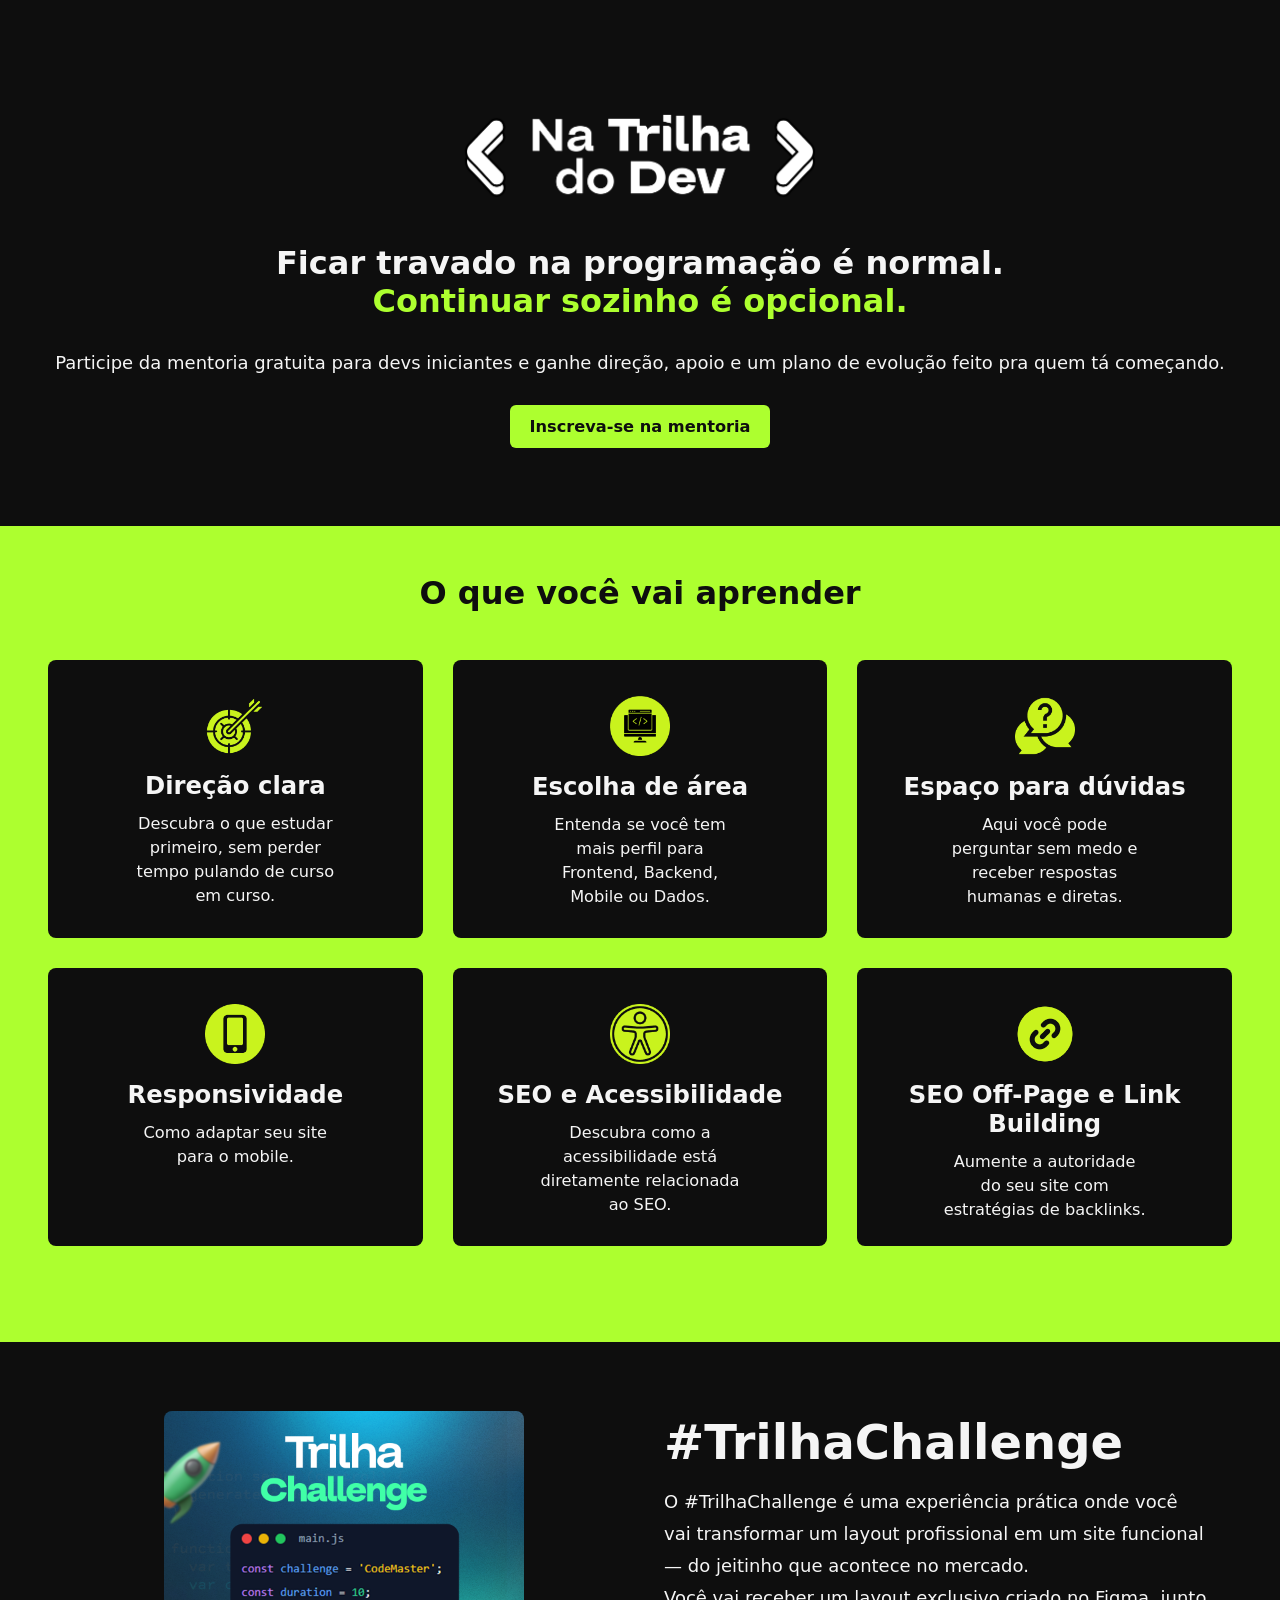
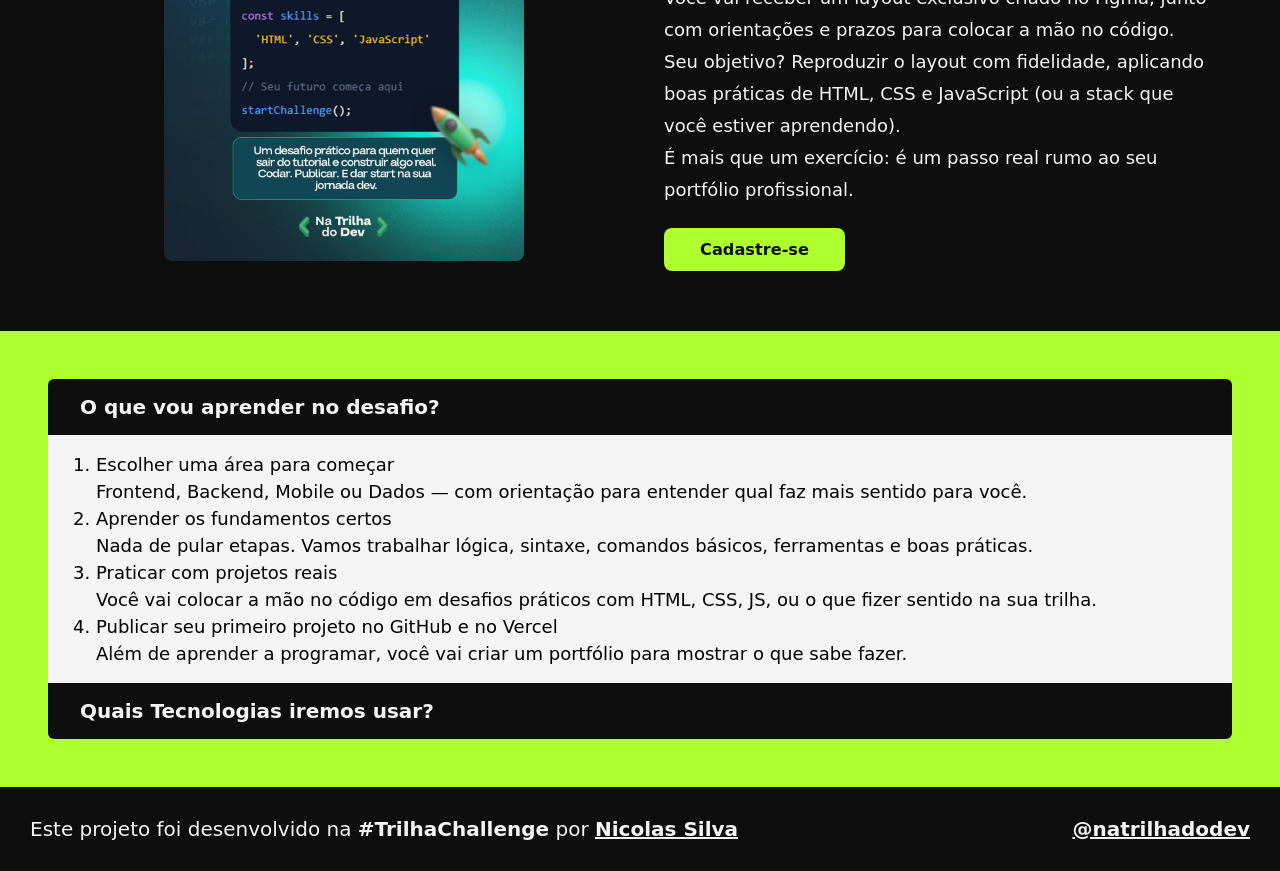
<file: index.html>
<!DOCTYPE html>
<html lang="pt-br">
<head>
    <meta charset="UTF-8">
    <meta name="viewport" content="width=device-width, initial-scale=1.0">
    <title>Na Trilha do Dev - Mentoria</title>
    <link rel="stylesheet" href="./css/style.css">
</head>
<body>
    <main>
        <section class="section-block" id="intro">
            <article id="intro-block">
                <img src="./static/natrilhadodev-logo.png" alt="Logo de #NaTrilhaDoDev" id="logo"></img>
                <h1 id="intro-title1">Ficar travado na programação é normal.</h1>
                <h1 id="intro-title2">Continuar sozinho é opcional.</h1>
                <p id="intro-p1">Participe da mentoria gratuita para devs iniciantes e ganhe direção, apoio e um plano de evolução feito pra quem tá começando.</p>
                <a href="./inscricao-sucesso.html" target="./inscricao-sucesso.html" id="intro-button">Inscreva-se na mentoria</a>
            </article>
        </section>

        <section class="section-block" id="learning">
            <h1 id="learning-title1">O que você vai aprender</h1>

            <div id="learning-content">
                <article class="content-block" id="learning-block1">
                    <img src="./static/target.png" class="learning-icon"></img>
                    <h2 class="content-block-h2">Direção clara</h2>
                    <p class="content-block-p">Descubra o que estudar primeiro, sem perder tempo pulando de curso em curso.</p>
                </article>
                <article class="content-block" id="learning-block2">
                    <img src="./static/web-development.png" class="learning-icon"></img>
                    <h2 class="content-block-h2">Escolha de área</h2>
                    <p class="content-block-p">Entenda se você tem mais perfil para Frontend, Backend, Mobile ou Dados.</p>
                </article>
                <article class="content-block" id="learning-block3">
                    <img src="./static/duvida.png" class="learning-icon"></img>
                    <h2 class="content-block-h2">Espaço para dúvidas</h2>
                    <p class="content-block-p">Aqui você pode perguntar sem medo e receber respostas humanas e diretas.</p>
                </article>
                <article class="content-block" id="learning-block4">
                    <img src="./static/smartphone.png" class="learning-icon"></img>
                    <h2 class="content-block-h2">Responsividade</h2>
                    <p class="content-block-p">Como adaptar seu site para o mobile.</p>
                </article>
                <article class="content-block" id="learning-block5">
                    <img src="./static/accessibility.png" class="learning-icon"></img>
                    <h2 class="content-block-h2">SEO e Acessibilidade</h2>
                    <p class="content-block-p">Descubra como a acessibilidade está diretamente relacionada ao SEO.</p>
                </article>
                <article class="content-block" id="learning-block6">
                    <img src="./static/link.png" class="learning-icon"></img>
                    <h2 class="content-block-h2">SEO Off-Page e Link Building</h2>
                    <p class="content-block-p">Aumente a autoridade do seu site com estratégias de backlinks.</p>
                </article>
            </div>
        </section>
        
        <section class="section-block"  id="challenge">
            <img src="./static/trilha-challenge-flyer.png" alt="Panfleto sobre o #TrilhaChallenge" id="challenge-flyer1"></img>
            <article id="challenge-block1">
                <h1 id="challenge-title1">#TrilhaChallenge</h1>
                <p class="challenge-p" id="challenge-p1">O #TrilhaChallenge é uma experiência prática onde você vai transformar um layout profissional em um site funcional — do  jeitinho que acontece no mercado.</p>
                <p class="challenge-p" id="challenge-p2">Você vai receber um layout exclusivo criado no Figma, junto com orientações e prazos para colocar a mão no código. Seu objetivo? Reproduzir o layout com fidelidade, aplicando boas práticas de HTML, CSS e JavaScript (ou a stack que você estiver aprendendo).</p>
                <p class="challenge-p" id="challenge-p3">É mais que um exercício: é um passo real rumo ao seu portfólio profissional.</p>
                <a href="./inscricao-sucesso.html" target="_blank" id="challenge-button1">Cadastre-se</a>
            </article>
        </section>

        <section class="section-block"  id="to-do">
            <article id="to-do-block1">
                <h2 id="to-do-sub1">O que vou aprender no desafio?</h2>
                    <ol id="to-do-ol1">
                        <li>
                            <p class="to-do-p">Escolher uma área para começar</p>
                            <p class="to-do-p">Frontend, Backend, Mobile ou Dados — com orientação para entender qual faz mais sentido para você.</p>
                        </li>
                        <li>
                            <p class="to-do-p">Aprender os fundamentos certos</p>
                            <p class="to-do-p">Nada de pular etapas. Vamos trabalhar lógica, sintaxe, comandos básicos, ferramentas e boas práticas.</p>
                        </li>
                        <li>
                            <p class="to-do-p">Praticar com projetos reais</p>
                            <p class="to-do-p">Você vai colocar a mão no código em desafios práticos com HTML, CSS, JS, ou o que fizer sentido na sua trilha.</p>
                        </li>
                        <li>
                            <p class="to-do-p">Publicar seu primeiro projeto no GitHub e no Vercel</p>
                            <p class="to-do-p">Além de aprender a programar, você vai criar um portfólio para mostrar o que sabe fazer.</p>
                        </li>
                    </ol>
                <h2 id="to-do-sub2">Quais Tecnologias iremos usar?</h2>
            </article>
        </section>
    </main>
    <footer>
        <p id="footer-p1">Este projeto foi desenvolvido na <strong>#TrilhaChallenge</strong> por <a id="footer-p1-a1" href="https://www.linkedin.com/in/nicolas-silva-araujo/" target="_blank">Nicolas Silva</a></p>
        <a id="footer-a1" href="https://www.natrilhadodev.com.br/">@natrilhadodev</a>
    </footer>
</body>
</html>
</file>
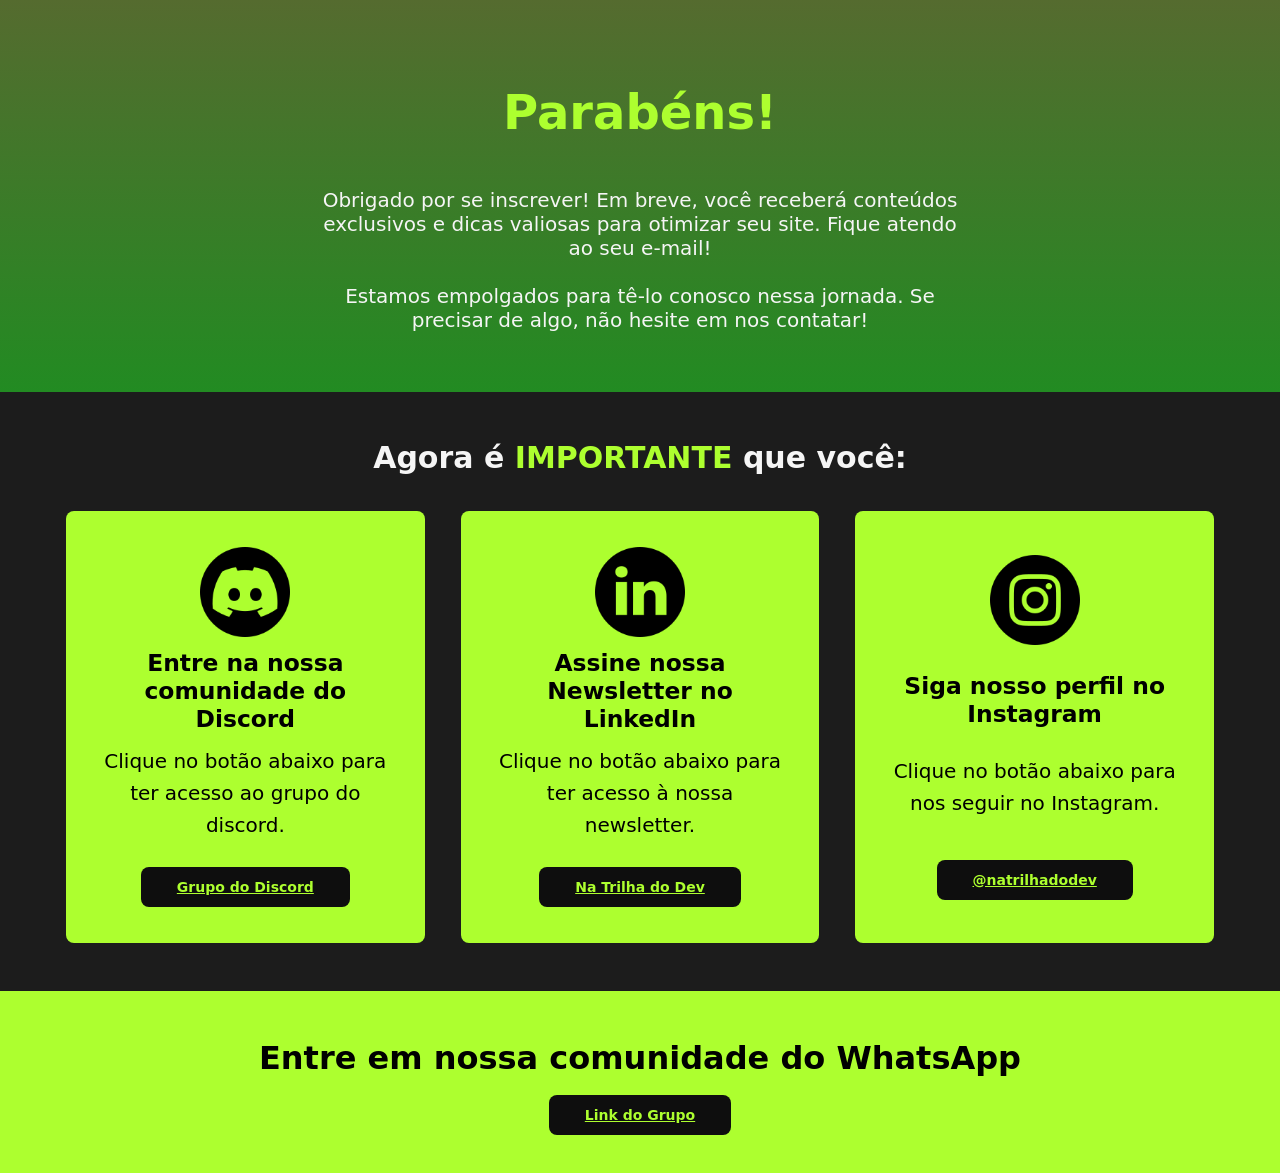
<file: inscricao-sucesso.html>
<!DOCTYPE html>
<html lang="en">
<head>
    <meta charset="UTF-8">
    <meta name="viewport" content="width=device-width, initial-scale=1.0">
    <title>Inscrição Concluída - #NaTrilhaDoDev</title>
    <link rel="stylesheet" href="./css/inscricao-concluida.css">
</head>
<body>
    <main>
        <section id="parabens">
            <article id="parabens-block">
                <h1 id="parabens-h1">Parabéns!</h1>
                <p class="parabens-p" id="parabens-p1">Obrigado por se inscrever! Em breve, você receberá conteúdos exclusivos e dicas valiosas para otimizar seu site. Fique atendo ao seu e-mail!</p>
                <p class="parabens-p" id="parabens-p2">Estamos empolgados para tê-lo conosco nessa jornada. Se precisar de algo, não hesite em nos contatar!</p>
            </article>
        </section>

        <section id="importante">
            <article id="importante-block">
                <h2 id="importante-h2-1">Agora é <p id="importante-h2-1-p1">IMPORTANTE</p> que você:</h2>
                <div class="content-grid">
                    <div class="content-block" id="importante-discord">
                        <img src="./static/discord.png" alt="Ícone do Discord" class="content-block-img">
                        <h3 class="content-block-h3">Entre na nossa comunidade do Discord</h3>
                        <p class="content-block-p">Clique no botão abaixo para ter acesso ao grupo do discord.</p>
                        <a class="content-block-btn" href="#" target="_blank">Grupo do Discord</a>
                    </div>
                    <div class="content-block" id="importante-linkedin">
                        <img src="./static/linkedin.png" alt="Ícone do LinkedIn" class="content-block-img">
                        <h3 class="content-block-h3">Assine nossa Newsletter no LinkedIn</h3>
                        <p class="content-block-p">Clique no botão abaixo para ter acesso à nossa newsletter.</p>
                        <a class="content-block-btn" href="#" target="_blank">Na Trilha do Dev</a>
                    </div>
                    <div class="content-block" id="importante-instagram">
                        <img src="./static/instagram.png" alt="Ícone do Instagram" class="content-block-img">
                        <h3 class="content-block-h3">Siga nosso perfil no Instagram</h3>
                        <p class="content-block-p">Clique no botão abaixo para nos seguir no Instagram.</p>
                        <a class="content-block-btn" href="#" target="_blank">@natrilhadodev</a>
                    </div>
                </div>
            </article>
        </section>

        <section id="comunidade-whatsapp">
            <article id="comunidade-whatsapp-block">
                <h1 id="comunidade-whatsapp-h1">Entre em nossa comunidade do WhatsApp</h1>
                <a class="content-block-btn" id="comunidade-whatsapp-btn" href="#" target="_blank">Link do Grupo</a>
            </article>
        </section>
    </main>
</body>
</html>
</file>
<file: css/style.css>
/* Essencial */

* {
    box-sizing: border-box;
    margin: 0;
    padding: 0;
}

body {
    font-family: system-ui, -apple-system, BlinkMacSystemFont, 'Segoe UI', Roboto, Oxygen, Ubuntu, Cantarell, 'Open Sans', 'Helvetica Neue', sans-serif;
    font-size: 1.25rem;
}

main {
    width: 100%;
    font-size: 90%;
}

h1 {
    font-weight: 600;
    font-size: 2rem;
}

h2 {
    font-weight: 600;
}

p {
    font-weight: lighter;
}

footer {
    width: 100%;
    padding: 30px;
    color: whitesmoke;
    background-color: rgb(14, 14, 14);
    display: grid;
    grid-auto-flow: column;
    align-items: center;

}

/* Grupos de elementos */

.section-block {
    justify-items: center;
    align-items: center;
    text-align: center;
}

.content-block {
    padding: 24px;
    max-width: 400px;
    /* min-width: 300px; */
    max-height: 400px;
    border-radius: 8px;
    background-color: rgb(14, 14, 14);
}

.learning-icon {
    padding-top: 12px;
    max-width: 60px;
}

.content-block-h2 {
    margin: 12px 0;
}

.content-block-p {
    padding: 0 60px;
    line-height: 1.5rem;
}

.challenge-p {
    line-height: 2rem;
}

.to-do-p {
    padding: 3px 0;
    font-weight: 400;
}

/* Elementos */

#intro {
    background-color: rgb(14, 14, 14);
}

#intro-block {
    padding: 90px 36px;
    width: 100%;
}

#logo {
    padding: 15px;
    max-width: 400px;
}

#intro-title1 {
    padding: 15px 0 0 0;
    color: whitesmoke;
}

#intro-title2 {
    padding: 0 0 15px 0;
    color: greenyellow;
}

#intro-p1 {
    margin-bottom: 24px;
    padding: 16px;
    line-height: 1.5rem;
    color: whitesmoke;
}

#intro-button {
    padding: 12px 20px;
    background-color: greenyellow;
    color: rgb(14, 14, 14);
    font-size: 90%;
    font-weight: bold;
    text-decoration: none;
    border-radius: 6px;
    border: none;
}

#learning {
    padding: 48px;
    background-color: greenyellow;
    color: whitesmoke;
}

#learning-title1 {
    color: rgb(14, 14, 14);
    font-size: 2rem;
    font-weight: bold;
}

#learning-content {
    margin: 48px 0;
    display: grid;
    grid-template-columns: repeat(3, 1fr);
    grid-template-rows: repeat(2, 1fr);
    gap: 30px;
    font-size: 90%;
}

#challenge {
    padding: 48px;
    width: 100%;
    display: grid;
    grid-template-columns: repeat(2, 1fr);
    background-color: rgb(14, 14, 14);
    color: whitesmoke;
}

#challenge-flyer1 {
   max-height: 450px;
   border-radius: 8px;
}

#challenge-block1 {
    text-align: left;
    padding: 24px;
}

#challenge-title1 {
    font-size: 3rem;
    margin-bottom: 16px; 
}

#challenge-p3 {
    margin-bottom: 32px;
}

#challenge-button1 {
    padding: 12px 36px;
    background-color: greenyellow;
    color: rgb(14, 14, 14);
    border-radius: 8px;
    border: none;
    font-size: 90%;
    font-weight: bold;
    text-decoration: none;
}

#to-do {
    background-color: greenyellow;
    padding: 48px;
    width: 100%;
    height: auto;
}

#to-do-block1 {
    text-align: left;
}

#to-do-sub1 {
    padding: 16px 32px;
    background-color: rgb(14, 14, 14);
    color: whitesmoke;
    font-size: 1.25rem;
    border-top-left-radius: 6px;
    border-top-right-radius: 6px;
}

#to-do-ol1 {
    background-color: whitesmoke;
    padding: 16px 48px;
}

#to-do-sub2 {
    padding: 16px 32px;
    background-color: rgb(14, 14, 14);
    color: whitesmoke;
    font-size: 1.25rem;
    border-bottom-left-radius: 6px;
    border-bottom-right-radius: 6px;
}

#footer-p1 {
    text-align: left;
    padding-right: 60px;
}

#footer-p1-a1 {
    color: whitesmoke;
    font-weight: 600;
}

#footer-a1 {
    text-align: right;
    color: whitesmoke;
    font-weight: 600;
}

/* MQ: Redimensionamento de tela */

@media (max-width: 1000px) {
    #learning-content {
        grid-template-columns: repeat(2, 1fr);
        grid-template-rows: repeat(3, 1fr);
    }

    #challenge {
        grid-template-columns: repeat(1, 1fr);
        grid-template-rows: repeat(2, 1fr);
    }
}

@media (max-width: 900px) {
    h1, #learning-title1, #challenge-title1 {
        font-size: 3.5vw;
    }

    h2, #to-do-sub1, #to-do-sub2 {
        font-size: 3vw;
    }

    p, a, li {
        font-size: 2.5vw;
    }

    .content-block {
        width: 100%;
    }

    #logo {
        width: 60vw;
    }

    #learning-content {
        grid-template-columns: repeat(1, 1fr);
        grid-template-rows: repeat(6, 1fr);
    }

    #intro-button, #challenge-button1 {
        display: block;
        width: 100%;
        font-size: 2.25vw;
        text-align: center;
    }
}
</file>
<file: css/inscricao-concluida.css>
* {
    box-sizing: border-box;
    margin: 0;
    padding: 0;
}

body {
    font-family: system-ui, -apple-system, BlinkMacSystemFont, 'Segoe UI', Roboto, Oxygen, Ubuntu, Cantarell, 'Open Sans', 'Helvetica Neue', sans-serif;
    font-size: 1.25rem;
}

main {
    width: 100%;
    text-align: center;
}

section {
    display: grid;
    align-items: center;
    justify-items: center;
}

.content-grid {
    display: grid;
    grid-template-columns: repeat(3, 1fr);
}

.content-block {
    min-width: 300px;
    margin: 0 18px;
    padding: 36px 36px;
    display: grid;
    align-items: center;
    justify-items: center;
    background-color: greenyellow;
    border-radius: 8px;
}

.content-block-img {
    max-width: 90px;
    padding-bottom: 12px;
}

.content-block-h3 {
    padding-bottom: 12px;
}

.content-block-p {
    margin-bottom: 16px;
    line-height: 2rem;
    font-weight: lighter;
}

.content-block-btn {
    margin-top: 10px;
    padding: 12px 36px;
    font-size: 70%;
    font-weight: 600;
    color: greenyellow;
    background-color: rgb(14, 14, 14);
    border: none;
    border-radius: 8px;
}

.parabens-p {
    max-width: 650px;
    padding-top: 24px;
    color: whitesmoke;
}

#parabens {
    padding: 36px;
    display: grid;
    align-items: center;
    justify-items: center;
    background-image: repeating-linear-gradient(darkolivegreen, forestgreen);
}

#parabens-block {
    display: block;
    padding: 24px;
}

#parabens-h1 {
    padding: 24px 0;
    font-size: 3rem;
    font-weight: 600;
    color: greenyellow;
}

#importante {
    padding: 48px;
    display: grid;
    align-items: center;
    justify-items: center;
    background-color: rgb(28, 28, 28);
}

#importante-h2-1 {
    margin-bottom: 36px;
    color: whitesmoke;
    font-weight: 600;
}

#importante-h2-1-p1 {
    display: inline-block;
    color: greenyellow;
}

#comunidade-whatsapp {
    padding: 48px;
    background-color: greenyellow;
}

#comunidade-whatsapp-h1 {
    padding-bottom: 24px;
    font-size: 2rem;
}

@media(max-width: 1050px) {
    .content-grid {
        grid-template-columns: repeat(1, 1fr);
        grid-template-rows: repeat(3, 1fr);
    }

    .content-block {
        margin: 24px 0;
    }
}

@media(max-width: 400px) {
    #importante {
        padding: 24px;
    } 

    #importante-h2-1 {
        font-size: 5vw;
    }
}
</file>
